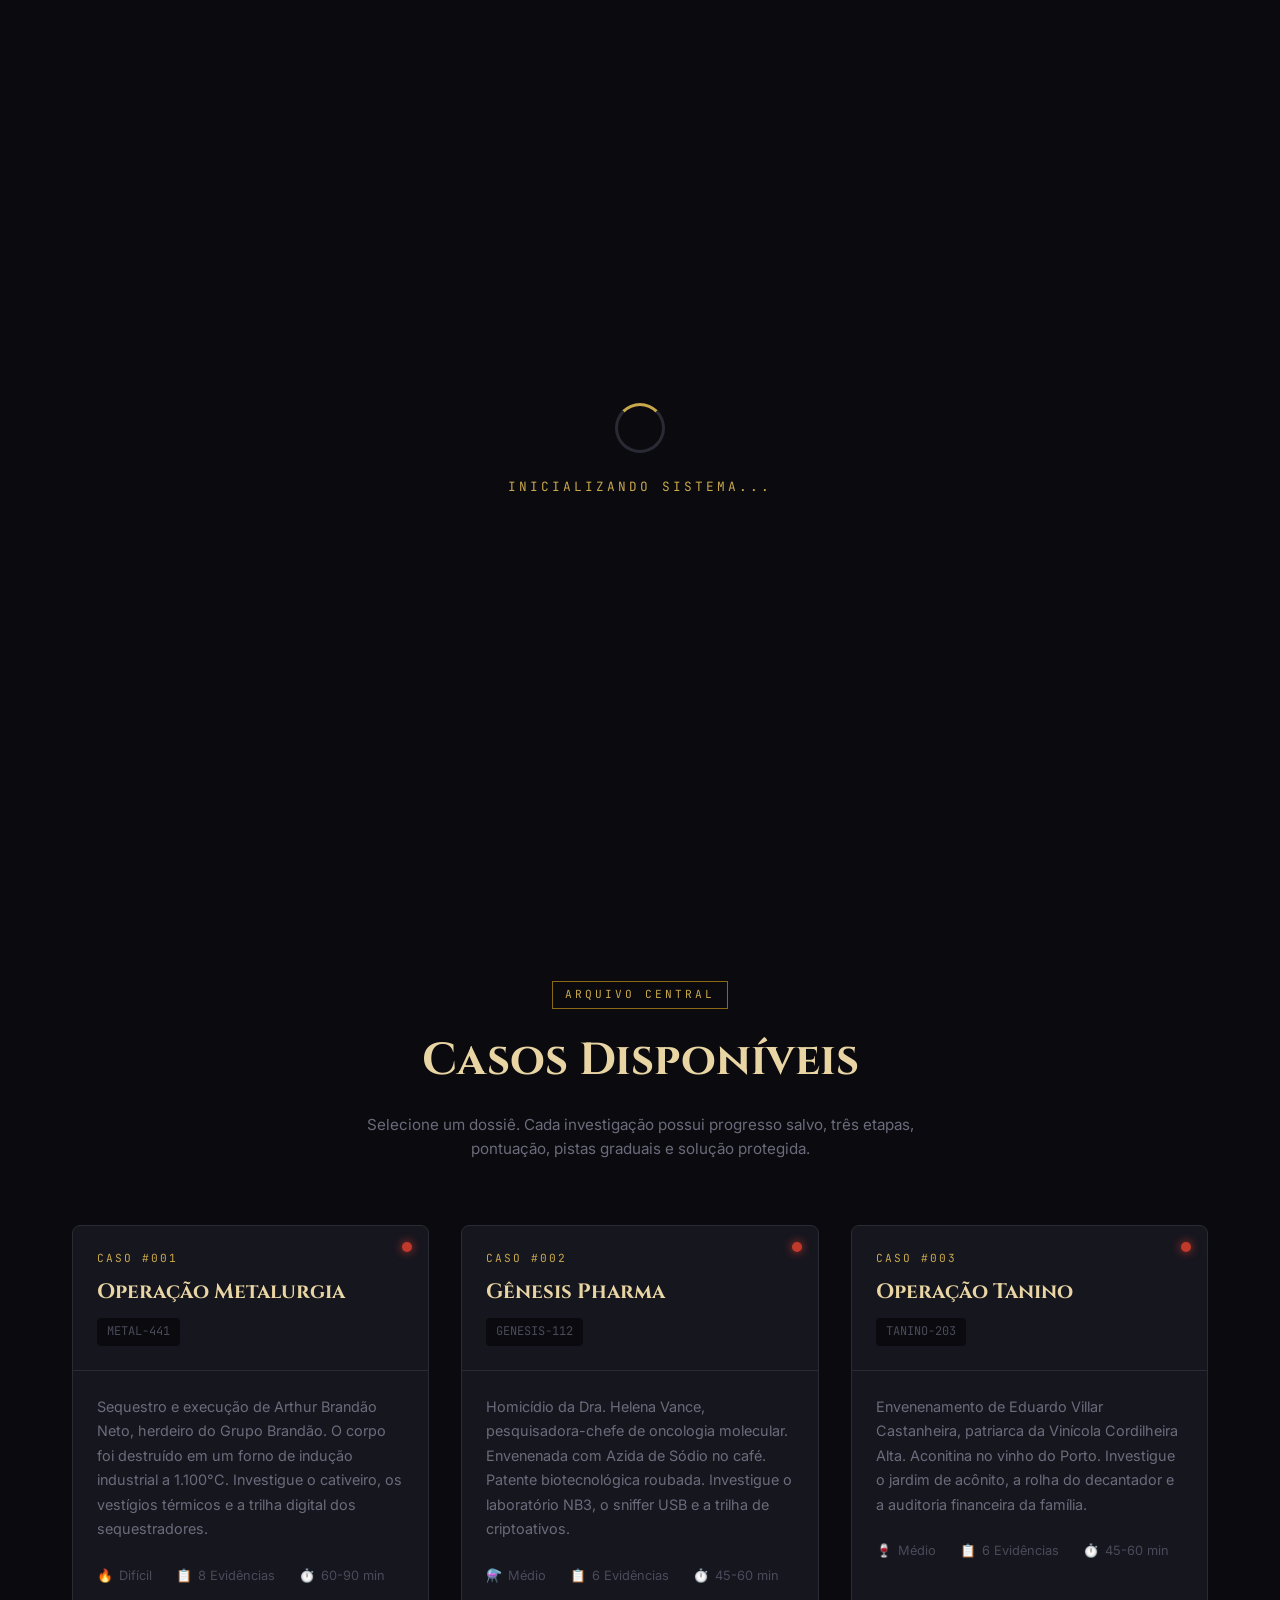
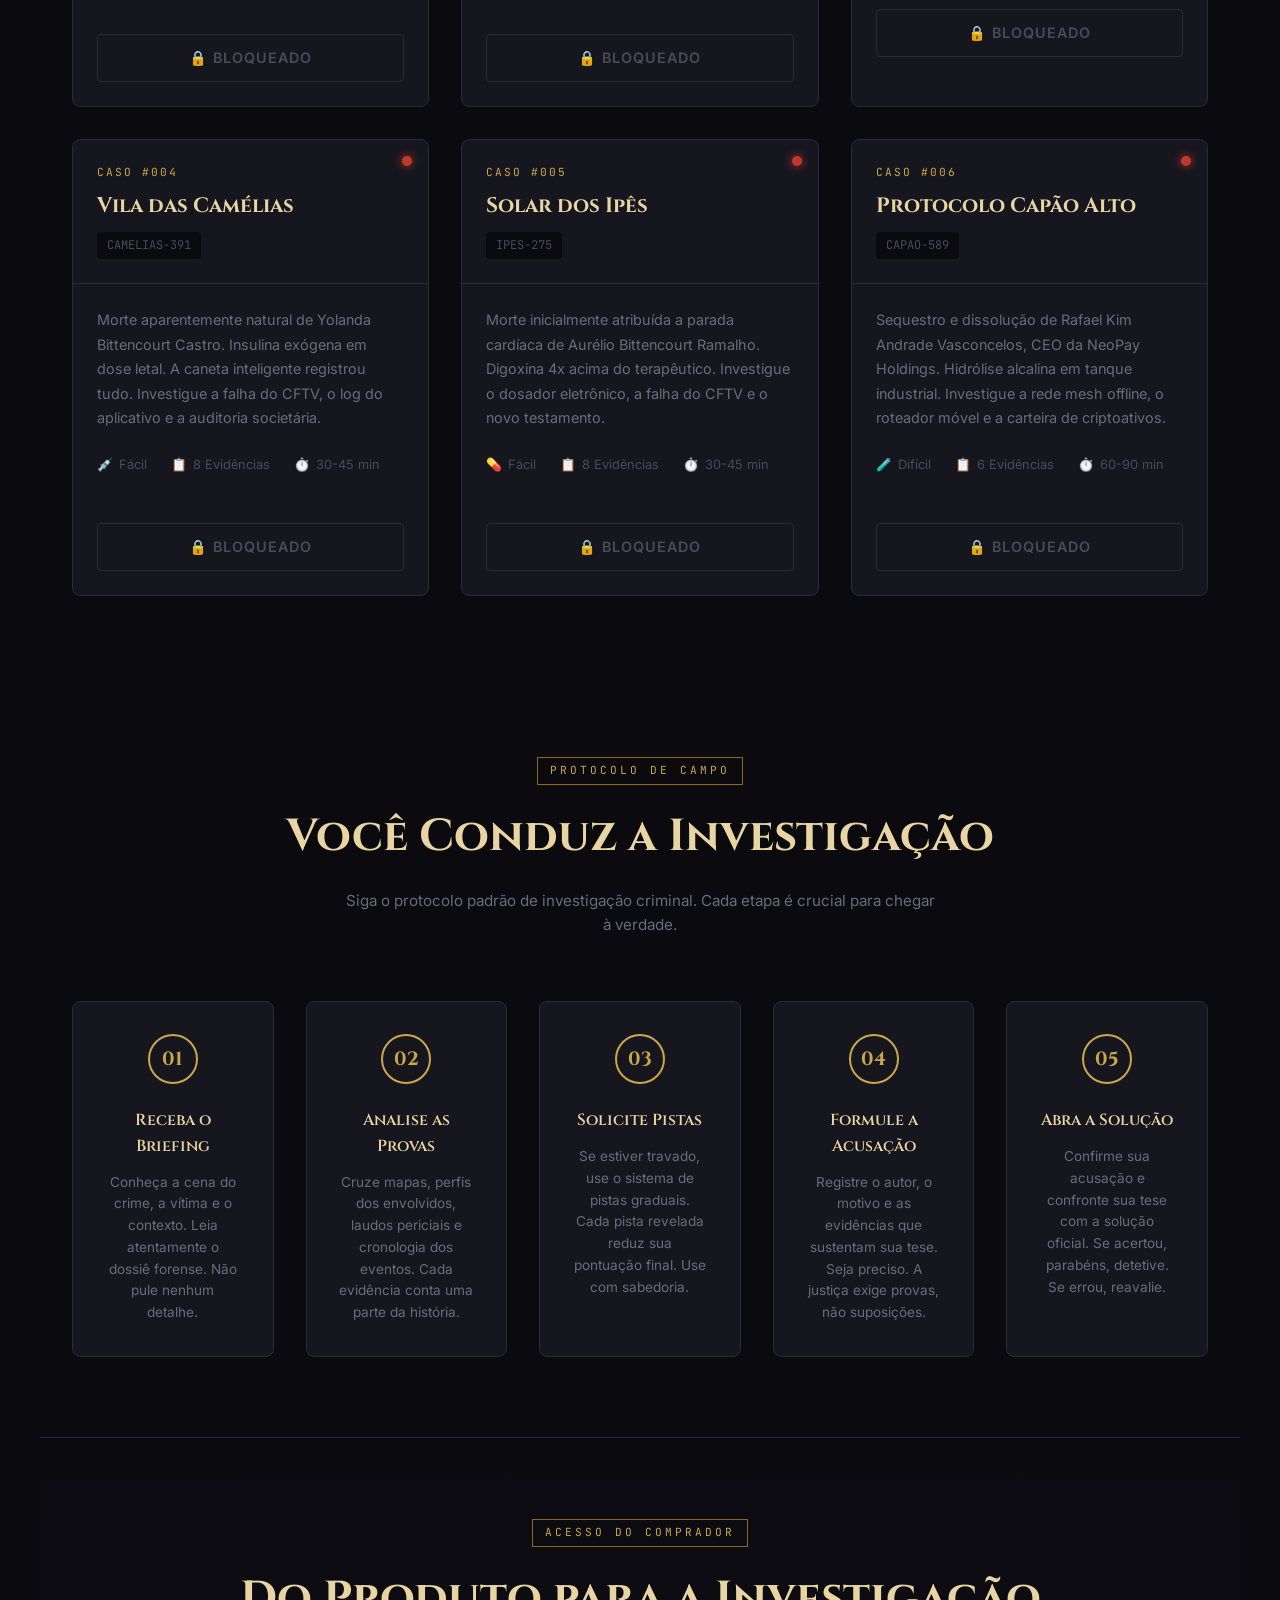
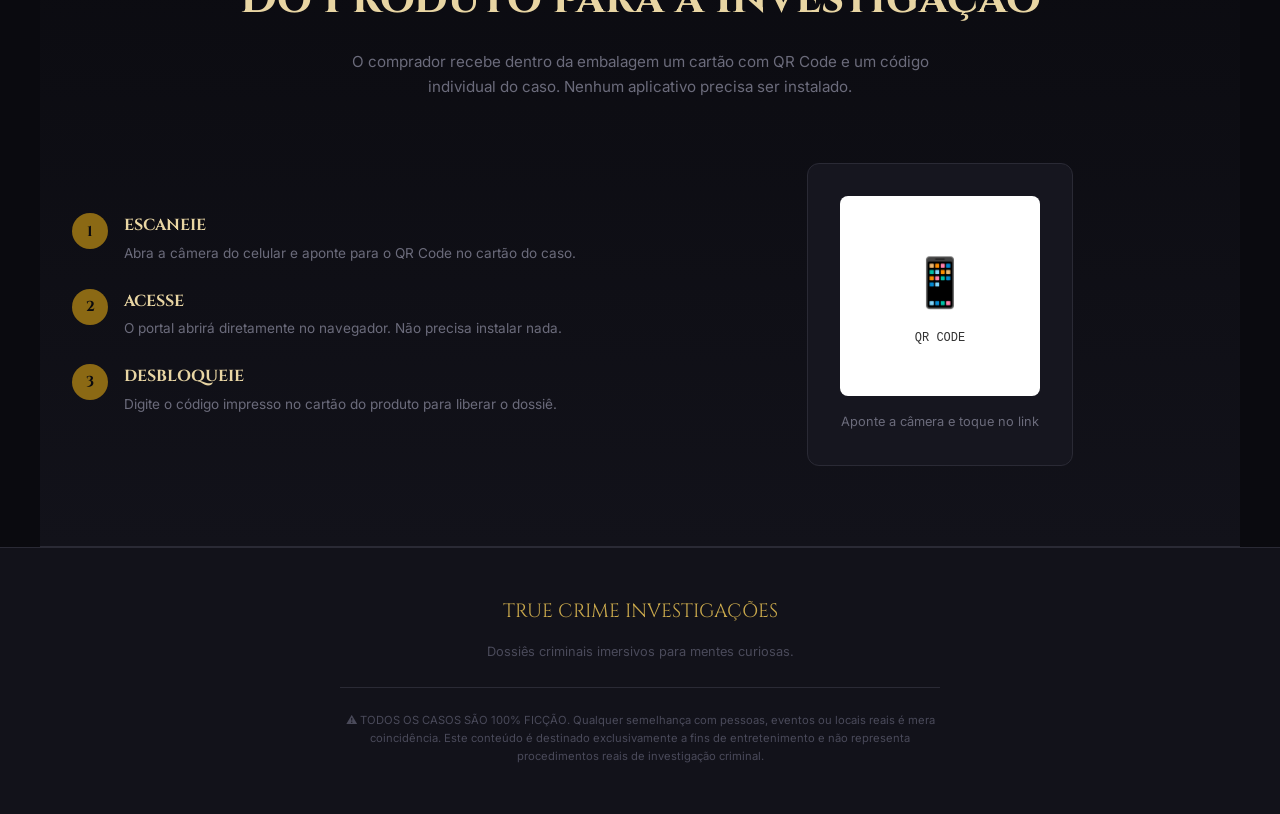
<file: index.html>
<!DOCTYPE html>
<html lang="pt-BR">
<head>
  <meta charset="UTF-8">
  <meta name="viewport" content="width=device-width, initial-scale=1.0">
  <title>True Crime Investigações | Central de Casos</title>
  <meta name="description" content="Dossiês criminais imersivos. Analise evidências, confronte álibis e apresente sua acusação.">
  <link rel="stylesheet" href="assets/css/style.css">
  <link rel="icon" href="data:image/svg+xml,<svg xmlns='http://www.w3.org/2000/svg' viewBox='0 0 100 100'><text y='.9em' font-size='90'>🔍</text></svg>">
</head>
<body>
  <!-- Efeitos Visuais -->
  <div class="noise-overlay"></div>
  <div class="scanline"></div>

  <!-- Loading Screen -->
  <div id="loadingScreen" class="loading-screen">
    <div class="loading-spinner"></div>
    <div class="loading-text">Inicializando Sistema...</div>
  </div>

  <!-- Navigation -->
  <nav class="nav-bar">
    <a href="index.html" class="nav-logo">
      <div class="nav-logo-icon">🔍</div>
      <div class="nav-logo-text">
        TRUE CRIME
        <span>INVESTIGAÇÕES</span>
      </div>
    </a>
    <ul class="nav-links">
      <li><a href="#casos">Casos</a></li>
      <li><a href="#como-jogar">Como Jogar</a></li>
      <li><a href="#acesso">Acesso</a></li>
    </ul>
  </nav>

  <!-- Hero Section -->
  <section class="hero">
    <div class="hero-badge animate-fade-in">
      CENTRAL DE OPERAÇÕES • ACESSO AUTORIZADO
    </div>
    <h1 class="hero-title animate-fade-in animate-delay-1">
      ENCONTRE A<br><span class="highlight">VERDADE</span>
    </h1>
    <p class="hero-subtitle animate-fade-in animate-delay-2">
      Dossiês criminais imersivos para você analisar evidências, confrontar álibis e apresentar sua acusação. Cada caso é uma história real... de ficção.
    </p>
    <div class="hero-stats animate-fade-in animate-delay-3">
      <div class="hero-stat">
        <span class="hero-stat-number">06</span>
        <span class="hero-stat-label">Casos Disponíveis</span>
      </div>
      <div class="hero-stat">
        <span class="hero-stat-number">40+</span>
        <span class="hero-stat-label">Evidências</span>
      </div>
      <div class="hero-stat">
        <span class="hero-stat-number">100%</span>
        <span class="hero-stat-label">Ficção</span>
      </div>
    </div>
    <div class="hero-cta animate-fade-in animate-delay-4">
      <a href="#casos" class="btn btn-primary">
        <span>📂</span> ACESSAR ARQUIVOS
      </a>
      <a href="#como-jogar" class="btn btn-secondary">
        <span>📖</span> COMO JOGAR
      </a>
    </div>
  </section>

  <!-- Cases Section -->
  <section id="casos" class="section">
    <div class="section-header">
      <span class="section-tag">ARQUIVO CENTRAL</span>
      <h2 class="section-title">Casos Disponíveis</h2>
      <p class="section-subtitle">
        Selecione um dossiê. Cada investigação possui progresso salvo, três etapas, pontuação, pistas graduais e solução protegida.
      </p>
    </div>

    <div class="cases-grid">
      <!-- Caso 1: Metalurgia -->
      <div class="case-card animate-fade-in" id="case-card-metalurgia">
        <div class="case-card-header">
          <div class="case-card-status"></div>
          <div class="case-card-number">CASO #001</div>
          <h3 class="case-card-title">Operação Metalurgia</h3>
          <span class="case-card-code">METAL-441</span>
        </div>
        <div class="case-card-body">
          <p class="case-card-desc">
            Sequestro e execução de Arthur Brandão Neto, herdeiro do Grupo Brandão. O corpo foi destruído em um forno de indução industrial a 1.100°C. Investigue o cativeiro, os vestígios térmicos e a trilha digital dos sequestradores.
          </p>
          <div class="case-card-meta">
            <div class="case-card-meta-item">
              <span>🔥</span> Difícil
            </div>
            <div class="case-card-meta-item">
              <span>📋</span> 8 Evidências
            </div>
            <div class="case-card-meta-item">
              <span>⏱️</span> 60-90 min
            </div>
          </div>
        </div>
        <div class="case-card-footer">
          <button class="btn btn-locked case-action-btn" onclick="PasswordModal.open('metalurgia', () => window.location.href='cases/metalurgia.html')">
            🔒 BLOQUEADO
          </button>
        </div>
      </div>

      <!-- Caso 2: Genesis Pharma -->
      <div class="case-card animate-fade-in animate-delay-1" id="case-card-genesis">
        <div class="case-card-header">
          <div class="case-card-status"></div>
          <div class="case-card-number">CASO #002</div>
          <h3 class="case-card-title">Gênesis Pharma</h3>
          <span class="case-card-code">GENESIS-112</span>
        </div>
        <div class="case-card-body">
          <p class="case-card-desc">
            Homicídio da Dra. Helena Vance, pesquisadora-chefe de oncologia molecular. Envenenada com Azida de Sódio no café. Patente biotecnológica roubada. Investigue o laboratório NB3, o sniffer USB e a trilha de criptoativos.
          </p>
          <div class="case-card-meta">
            <div class="case-card-meta-item">
              <span>⚗️</span> Médio
            </div>
            <div class="case-card-meta-item">
              <span>📋</span> 6 Evidências
            </div>
            <div class="case-card-meta-item">
              <span>⏱️</span> 45-60 min
            </div>
          </div>
        </div>
        <div class="case-card-footer">
          <button class="btn btn-locked case-action-btn" onclick="PasswordModal.open('genesis', () => window.location.href='cases/genesis.html')">
            🔒 BLOQUEADO
          </button>
        </div>
      </div>

      <!-- Caso 3: Tanino -->
      <div class="case-card animate-fade-in animate-delay-2" id="case-card-tanino">
        <div class="case-card-header">
          <div class="case-card-status"></div>
          <div class="case-card-number">CASO #003</div>
          <h3 class="case-card-title">Operação Tanino</h3>
          <span class="case-card-code">TANINO-203</span>
        </div>
        <div class="case-card-body">
          <p class="case-card-desc">
            Envenenamento de Eduardo Villar Castanheira, patriarca da Vinícola Cordilheira Alta. Aconitina no vinho do Porto. Investigue o jardim de acônito, a rolha do decantador e a auditoria financeira da família.
          </p>
          <div class="case-card-meta">
            <div class="case-card-meta-item">
              <span>🍷</span> Médio
            </div>
            <div class="case-card-meta-item">
              <span>📋</span> 6 Evidências
            </div>
            <div class="case-card-meta-item">
              <span>⏱️</span> 45-60 min
            </div>
          </div>
        </div>
        <div class="case-card-footer">
          <button class="btn btn-locked case-action-btn" onclick="PasswordModal.open('tanino', () => window.location.href='cases/tanino.html')">
            🔒 BLOQUEADO
          </button>
        </div>
      </div>

      <!-- Caso 4: Vila das Camélias -->
      <div class="case-card animate-fade-in" id="case-card-camelias">
        <div class="case-card-header">
          <div class="case-card-status"></div>
          <div class="case-card-number">CASO #004</div>
          <h3 class="case-card-title">Vila das Camélias</h3>
          <span class="case-card-code">CAMELIAS-391</span>
        </div>
        <div class="case-card-body">
          <p class="case-card-desc">
            Morte aparentemente natural de Yolanda Bittencourt Castro. Insulina exógena em dose letal. A caneta inteligente registrou tudo. Investigue a falha do CFTV, o log do aplicativo e a auditoria societária.
          </p>
          <div class="case-card-meta">
            <div class="case-card-meta-item">
              <span>💉</span> Fácil
            </div>
            <div class="case-card-meta-item">
              <span>📋</span> 8 Evidências
            </div>
            <div class="case-card-meta-item">
              <span>⏱️</span> 30-45 min
            </div>
          </div>
        </div>
        <div class="case-card-footer">
          <button class="btn btn-locked case-action-btn" onclick="PasswordModal.open('camelias', () => window.location.href='cases/camelias.html')">
            🔒 BLOQUEADO
          </button>
        </div>
      </div>

      <!-- Caso 5: Solar dos Ipês -->
      <div class="case-card animate-fade-in animate-delay-1" id="case-card-ipes">
        <div class="case-card-header">
          <div class="case-card-status"></div>
          <div class="case-card-number">CASO #005</div>
          <h3 class="case-card-title">Solar dos Ipês</h3>
          <span class="case-card-code">IPES-275</span>
        </div>
        <div class="case-card-body">
          <p class="case-card-desc">
            Morte inicialmente atribuída a parada cardíaca de Aurélio Bittencourt Ramalho. Digoxina 4x acima do terapêutico. Investigue o dosador eletrônico, a falha do CFTV e o novo testamento.
          </p>
          <div class="case-card-meta">
            <div class="case-card-meta-item">
              <span>💊</span> Fácil
            </div>
            <div class="case-card-meta-item">
              <span>📋</span> 8 Evidências
            </div>
            <div class="case-card-meta-item">
              <span>⏱️</span> 30-45 min
            </div>
          </div>
        </div>
        <div class="case-card-footer">
          <button class="btn btn-locked case-action-btn" onclick="PasswordModal.open('ipes', () => window.location.href='cases/ipes.html')">
            🔒 BLOQUEADO
          </button>
        </div>
      </div>

      <!-- Caso 6: Capão Alto -->
      <div class="case-card animate-fade-in animate-delay-2" id="case-card-capao">
        <div class="case-card-header">
          <div class="case-card-status"></div>
          <div class="case-card-number">CASO #006</div>
          <h3 class="case-card-title">Protocolo Capão Alto</h3>
          <span class="case-card-code">CAPAO-589</span>
        </div>
        <div class="case-card-body">
          <p class="case-card-desc">
            Sequestro e dissolução de Rafael Kim Andrade Vasconcelos, CEO da NeoPay Holdings. Hidrólise alcalina em tanque industrial. Investigue a rede mesh offline, o roteador móvel e a carteira de criptoativos.
          </p>
          <div class="case-card-meta">
            <div class="case-card-meta-item">
              <span>🧪</span> Difícil
            </div>
            <div class="case-card-meta-item">
              <span>📋</span> 6 Evidências
            </div>
            <div class="case-card-meta-item">
              <span>⏱️</span> 60-90 min
            </div>
          </div>
        </div>
        <div class="case-card-footer">
          <button class="btn btn-locked case-action-btn" onclick="PasswordModal.open('capao', () => window.location.href='cases/capao.html')">
            🔒 BLOQUEADO
          </button>
        </div>
      </div>
    </div>
  </section>

  <!-- How to Play Section -->
  <section id="como-jogar" class="section">
    <div class="section-header">
      <span class="section-tag">PROTOCOLO DE CAMPO</span>
      <h2 class="section-title">Você Conduz a Investigação</h2>
      <p class="section-subtitle">
        Siga o protocolo padrão de investigação criminal. Cada etapa é crucial para chegar à verdade.
      </p>
    </div>

    <div class="steps-container">
      <div class="step-card animate-fade-in">
        <div class="step-number">01</div>
        <h3 class="step-title">Receba o Briefing</h3>
        <p class="step-desc">
          Conheça a cena do crime, a vítima e o contexto. Leia atentamente o dossiê forense. Não pule nenhum detalhe.
        </p>
      </div>
      <div class="step-card animate-fade-in animate-delay-1">
        <div class="step-number">02</div>
        <h3 class="step-title">Analise as Provas</h3>
        <p class="step-desc">
          Cruze mapas, perfis dos envolvidos, laudos periciais e cronologia dos eventos. Cada evidência conta uma parte da história.
        </p>
      </div>
      <div class="step-card animate-fade-in animate-delay-2">
        <div class="step-number">03</div>
        <h3 class="step-title">Solicite Pistas</h3>
        <p class="step-desc">
          Se estiver travado, use o sistema de pistas graduais. Cada pista revelada reduz sua pontuação final. Use com sabedoria.
        </p>
      </div>
      <div class="step-card animate-fade-in animate-delay-3">
        <div class="step-number">04</div>
        <h3 class="step-title">Formule a Acusação</h3>
        <p class="step-desc">
          Registre o autor, o motivo e as evidências que sustentam sua tese. Seja preciso. A justiça exige provas, não suposições.
        </p>
      </div>
      <div class="step-card animate-fade-in animate-delay-4">
        <div class="step-number">05</div>
        <h3 class="step-title">Abra a Solução</h3>
        <p class="step-desc">
          Confirme sua acusação e confronte sua tese com a solução oficial. Se acertou, parabéns, detetive. Se errou, reavalie.
        </p>
      </div>
    </div>
  </section>

  <!-- Access Section -->
  <section id="acesso" class="section access-section">
    <div class="section-header">
      <span class="section-tag">ACESSO DO COMPRADOR</span>
      <h2 class="section-title">Do Produto para a Investigação</h2>
      <p class="section-subtitle">
        O comprador recebe dentro da embalagem um cartão com QR Code e um código individual do caso. Nenhum aplicativo precisa ser instalado.
      </p>
    </div>

    <div class="access-grid">
      <div class="access-steps">
        <div class="access-step">
          <div class="access-step-number">1</div>
          <div class="access-step-content">
            <h4>ESCANEIE</h4>
            <p>Abra a câmera do celular e aponte para o QR Code no cartão do caso.</p>
          </div>
        </div>
        <div class="access-step">
          <div class="access-step-number">2</div>
          <div class="access-step-content">
            <h4>ACESSE</h4>
            <p>O portal abrirá diretamente no navegador. Não precisa instalar nada.</p>
          </div>
        </div>
        <div class="access-step">
          <div class="access-step-number">3</div>
          <div class="access-step-content">
            <h4>DESBLOQUEIE</h4>
            <p>Digite o código impresso no cartão do produto para liberar o dossiê.</p>
          </div>
        </div>
      </div>
      <div style="text-align: center;">
        <div style="background: var(--dark-card); border: 1px solid var(--dark-border); border-radius: 12px; padding: 2rem; display: inline-block;">
          <div style="width: 200px; height: 200px; background: white; border-radius: 8px; display: flex; align-items: center; justify-content: center; margin: 0 auto 1rem;">
            <div style="text-align: center; color: #333;">
              <div style="font-size: 3rem; margin-bottom: 0.5rem;">📱</div>
              <div style="font-size: 0.75rem; font-family: monospace;">QR CODE</div>
            </div>
          </div>
          <p style="font-size: 0.8rem; color: var(--text-muted); margin: 0;">
            Aponte a câmera e toque no link
          </p>
        </div>
      </div>
    </div>
  </section>

  <!-- Footer -->
  <footer class="footer">
    <div class="footer-logo">TRUE CRIME INVESTIGAÇÕES</div>
    <p class="footer-text">
      Dossiês criminais imersivos para mentes curiosas.
    </p>
    <p class="footer-disclaimer">
      ⚠️ TODOS OS CASOS SÃO 100% FICÇÃO. Qualquer semelhança com pessoas, eventos ou locais reais é mera coincidência. 
      Este conteúdo é destinado exclusivamente a fins de entretenimento e não representa procedimentos reais de investigação criminal.
    </p>
  </footer>

  <!-- Password Modal -->
  <div id="passwordModal" class="modal-overlay">
    <div class="modal">
      <div class="modal-icon">🔐</div>
      <h3 class="modal-title">Acesso Restrito</h3>
      <p class="modal-subtitle">Digite o código do caso para desbloquear o dossiê</p>
      <input type="text" id="passwordInput" class="modal-input" placeholder="EX: METAL-441" autocomplete="off">
      <div id="passwordError" class="modal-error"></div>
      <div class="modal-buttons">
        <button class="btn btn-secondary" onclick="PasswordModal.close()">CANCELAR</button>
        <button class="btn btn-primary" onclick="PasswordModal.verify()">DESBLOQUEAR</button>
      </div>
    </div>
  </div>

  <!-- Back to Top -->
  <button id="backToTop" class="back-to-top">↑</button>

  <script src="assets/js/main.js"></script>
</body>
</html>
</file>
<file: assets/css/style.css>
/* ============================================
   TRUE CRIME INVESTIGAÇÕES - CSS Principal
   Design: Dark Investigative Premium
   ============================================ */

@import url('https://fonts.googleapis.com/css2?family=Cinzel:wght@400;600;700;900&family=Inter:wght@300;400;500;600;700&family=JetBrains+Mono:wght@400;500;600&display=swap');

:root {
  --gold: #c9a84c;
  --gold-light: #e8d5a3;
  --gold-dark: #8b6914;
  --red: #c0392b;
  --red-dark: #7b241c;
  --dark: #0a0a0f;
  --dark-light: #12121a;
  --dark-card: #16161f;
  --dark-border: #2a2a35;
  --text: #e0e0e0;
  --text-muted: #6b6b7b;
  --text-dim: #4a4a5a;
  --success: #27ae60;
  --warning: #f39c12;
  --info: #3498db;
}

* {
  margin: 0;
  padding: 0;
  box-sizing: border-box;
}

html {
  scroll-behavior: smooth;
}

body {
  font-family: 'Inter', sans-serif;
  background: var(--dark);
  color: var(--text);
  min-height: 100vh;
  overflow-x: hidden;
  line-height: 1.6;
}

/* ===== SCROLLBAR ===== */
::-webkit-scrollbar {
  width: 8px;
}
::-webkit-scrollbar-track {
  background: var(--dark);
}
::-webkit-scrollbar-thumb {
  background: var(--gold-dark);
  border-radius: 4px;
}
::-webkit-scrollbar-thumb:hover {
  background: var(--gold);
}

/* ===== ANIMATIONS ===== */
@keyframes fadeIn {
  from { opacity: 0; transform: translateY(20px); }
  to { opacity: 1; transform: translateY(0); }
}
@keyframes fadeInUp {
  from { opacity: 0; transform: translateY(40px); }
  to { opacity: 1; transform: translateY(0); }
}
@keyframes pulse {
  0%, 100% { opacity: 1; }
  50% { opacity: 0.5; }
}
@keyframes glow {
  0%, 100% { box-shadow: 0 0 5px var(--gold-dark); }
  50% { box-shadow: 0 0 20px var(--gold), 0 0 40px var(--gold-dark); }
}
@keyframes scanline {
  0% { transform: translateY(-100%); }
  100% { transform: translateY(100vh); }
}
@keyframes typewriter {
  from { width: 0; }
  to { width: 100%; }
}
@keyframes blink {
  0%, 100% { opacity: 1; }
  50% { opacity: 0; }
}
@keyframes shake {
  0%, 100% { transform: translateX(0); }
  25% { transform: translateX(-5px); }
  75% { transform: translateX(5px); }
}
@keyframes float {
  0%, 100% { transform: translateY(0); }
  50% { transform: translateY(-10px); }
}
@keyframes reveal {
  from { clip-path: inset(0 100% 0 0); }
  to { clip-path: inset(0 0 0 0); }
}

.animate-fade-in {
  animation: fadeIn 0.8s ease-out forwards;
}
.animate-fade-in-up {
  animation: fadeInUp 0.8s ease-out forwards;
}
.animate-delay-1 { animation-delay: 0.2s; opacity: 0; }
.animate-delay-2 { animation-delay: 0.4s; opacity: 0; }
.animate-delay-3 { animation-delay: 0.6s; opacity: 0; }
.animate-delay-4 { animation-delay: 0.8s; opacity: 0; }
.animate-delay-5 { animation-delay: 1.0s; opacity: 0; }

/* ===== NOISE OVERLAY ===== */
.noise-overlay {
  position: fixed;
  top: 0;
  left: 0;
  width: 100%;
  height: 100%;
  pointer-events: none;
  z-index: 9999;
  opacity: 0.03;
  background-image: url("data:image/svg+xml,%3Csvg viewBox='0 0 256 256' xmlns='http://www.w3.org/2000/svg'%3E%3Cfilter id='noise'%3E%3CfeTurbulence type='fractalNoise' baseFrequency='0.9' numOctaves='4' stitchTiles='stitch'/%3E%3C/filter%3E%3Crect width='100%25' height='100%25' filter='url(%23noise)'/%3E%3C/svg%3E");
}

/* ===== SCANLINE ===== */
.scanline {
  position: fixed;
  top: 0;
  left: 0;
  width: 100%;
  height: 2px;
  background: linear-gradient(90deg, transparent, var(--gold-dark), transparent);
  opacity: 0.3;
  pointer-events: none;
  z-index: 9998;
  animation: scanline 8s linear infinite;
}

/* ===== NAVIGATION ===== */
.nav-bar {
  position: fixed;
  top: 0;
  left: 0;
  right: 0;
  z-index: 1000;
  background: rgba(10, 10, 15, 0.95);
  backdrop-filter: blur(20px);
  border-bottom: 1px solid var(--dark-border);
  padding: 0 2rem;
  height: 60px;
  display: flex;
  align-items: center;
  justify-content: space-between;
}

.nav-logo {
  display: flex;
  align-items: center;
  gap: 12px;
  text-decoration: none;
}

.nav-logo-icon {
  width: 36px;
  height: 36px;
  border: 2px solid var(--gold);
  border-radius: 50%;
  display: flex;
  align-items: center;
  justify-content: center;
  font-size: 16px;
  color: var(--gold);
}

.nav-logo-text {
  font-family: 'Cinzel', serif;
  font-weight: 700;
  font-size: 1.1rem;
  color: var(--gold-light);
  letter-spacing: 2px;
}

.nav-logo-text span {
  color: var(--text-muted);
  font-weight: 400;
  font-size: 0.75rem;
  display: block;
  letter-spacing: 4px;
  text-transform: uppercase;
}

.nav-links {
  display: flex;
  gap: 2rem;
  list-style: none;
}

.nav-links a {
  color: var(--text-muted);
  text-decoration: none;
  font-size: 0.85rem;
  font-weight: 500;
  letter-spacing: 1px;
  text-transform: uppercase;
  transition: color 0.3s;
  position: relative;
}

.nav-links a::after {
  content: '';
  position: absolute;
  bottom: -4px;
  left: 0;
  width: 0;
  height: 2px;
  background: var(--gold);
  transition: width 0.3s;
}

.nav-links a:hover {
  color: var(--gold);
}

.nav-links a:hover::after {
  width: 100%;
}

/* ===== HERO SECTION ===== */
.hero {
  min-height: 100vh;
  display: flex;
  flex-direction: column;
  align-items: center;
  justify-content: center;
  text-align: center;
  padding: 120px 2rem 80px;
  position: relative;
  overflow: hidden;
}

.hero::before {
  content: '';
  position: absolute;
  top: 0;
  left: 0;
  right: 0;
  bottom: 0;
  background: 
    radial-gradient(ellipse at 20% 50%, rgba(201, 168, 76, 0.08) 0%, transparent 50%),
    radial-gradient(ellipse at 80% 50%, rgba(192, 57, 43, 0.05) 0%, transparent 50%);
  pointer-events: none;
}

.hero-badge {
  display: inline-flex;
  align-items: center;
  gap: 8px;
  background: rgba(201, 168, 76, 0.1);
  border: 1px solid var(--gold-dark);
  padding: 8px 20px;
  border-radius: 100px;
  font-size: 0.75rem;
  letter-spacing: 3px;
  text-transform: uppercase;
  color: var(--gold);
  margin-bottom: 2rem;
  animation: fadeIn 1s ease-out, pulse 3s ease-in-out infinite;
}

.hero-badge::before {
  content: '';
  width: 6px;
  height: 6px;
  background: var(--red);
  border-radius: 50%;
  animation: blink 2s infinite;
}

.hero-title {
  font-family: 'Cinzel', serif;
  font-size: clamp(2.5rem, 6vw, 5rem);
  font-weight: 900;
  color: var(--gold-light);
  line-height: 1.1;
  margin-bottom: 1.5rem;
  text-shadow: 0 0 60px rgba(201, 168, 76, 0.3);
}

.hero-title .highlight {
  color: var(--red);
  text-shadow: 0 0 40px rgba(192, 57, 43, 0.4);
}

.hero-subtitle {
  font-size: 1.1rem;
  color: var(--text-muted);
  max-width: 600px;
  margin-bottom: 3rem;
  line-height: 1.8;
}

.hero-stats {
  display: flex;
  gap: 3rem;
  margin-bottom: 3rem;
  flex-wrap: wrap;
  justify-content: center;
}

.hero-stat {
  text-align: center;
}

.hero-stat-number {
  font-family: 'Cinzel', serif;
  font-size: 2.5rem;
  font-weight: 700;
  color: var(--gold);
  display: block;
}

.hero-stat-label {
  font-size: 0.75rem;
  letter-spacing: 2px;
  text-transform: uppercase;
  color: var(--text-muted);
}

.hero-cta {
  display: flex;
  gap: 1rem;
  flex-wrap: wrap;
  justify-content: center;
}

/* ===== BUTTONS ===== */
.btn {
  display: inline-flex;
  align-items: center;
  gap: 10px;
  padding: 14px 32px;
  border-radius: 4px;
  font-family: 'Inter', sans-serif;
  font-size: 0.9rem;
  font-weight: 600;
  letter-spacing: 1px;
  text-transform: uppercase;
  text-decoration: none;
  cursor: pointer;
  transition: all 0.3s ease;
  border: none;
  position: relative;
  overflow: hidden;
}

.btn-primary {
  background: linear-gradient(135deg, var(--gold), var(--gold-dark));
  color: var(--dark);
  box-shadow: 0 4px 20px rgba(201, 168, 76, 0.3);
}

.btn-primary:hover {
  transform: translateY(-2px);
  box-shadow: 0 8px 30px rgba(201, 168, 76, 0.4);
}

.btn-secondary {
  background: transparent;
  color: var(--gold);
  border: 1px solid var(--gold-dark);
}

.btn-secondary:hover {
  background: rgba(201, 168, 76, 0.1);
  border-color: var(--gold);
}

.btn-danger {
  background: linear-gradient(135deg, var(--red), var(--red-dark));
  color: white;
}

.btn-danger:hover {
  transform: translateY(-2px);
  box-shadow: 0 8px 30px rgba(192, 57, 43, 0.4);
}

.btn-locked {
  background: var(--dark-card);
  color: var(--text-dim);
  border: 1px solid var(--dark-border);
  cursor: not-allowed;
}

.btn-sm {
  padding: 8px 20px;
  font-size: 0.75rem;
}

/* ===== SECTIONS ===== */
.section {
  padding: 80px 2rem;
  max-width: 1200px;
  margin: 0 auto;
}

.section-header {
  text-align: center;
  margin-bottom: 4rem;
}

.section-tag {
  display: inline-block;
  font-family: 'JetBrains Mono', monospace;
  font-size: 0.7rem;
  letter-spacing: 3px;
  text-transform: uppercase;
  color: var(--gold);
  border: 1px solid var(--gold-dark);
  padding: 4px 12px;
  margin-bottom: 1rem;
}

.section-title {
  font-family: 'Cinzel', serif;
  font-size: clamp(1.8rem, 4vw, 2.8rem);
  font-weight: 700;
  color: var(--gold-light);
  margin-bottom: 1rem;
}

.section-subtitle {
  color: var(--text-muted);
  max-width: 600px;
  margin: 0 auto;
  font-size: 0.95rem;
}

/* ===== CASES GRID ===== */
.cases-grid {
  display: grid;
  grid-template-columns: repeat(auto-fill, minmax(350px, 1fr));
  gap: 2rem;
}

.case-card {
  background: var(--dark-card);
  border: 1px solid var(--dark-border);
  border-radius: 8px;
  overflow: hidden;
  transition: all 0.4s ease;
  position: relative;
}

.case-card::before {
  content: '';
  position: absolute;
  top: 0;
  left: 0;
  right: 0;
  height: 3px;
  background: linear-gradient(90deg, var(--gold), var(--gold-dark));
  opacity: 0;
  transition: opacity 0.3s;
}

.case-card:hover::before {
  opacity: 1;
}

.case-card:hover {
  transform: translateY(-8px);
  border-color: var(--gold-dark);
  box-shadow: 0 20px 60px rgba(0, 0, 0, 0.5), 0 0 30px rgba(201, 168, 76, 0.1);
}

.case-card-header {
  padding: 1.5rem;
  border-bottom: 1px solid var(--dark-border);
  position: relative;
}

.case-card-status {
  position: absolute;
  top: 1rem;
  right: 1rem;
  width: 10px;
  height: 10px;
  border-radius: 50%;
  background: var(--red);
  box-shadow: 0 0 10px var(--red);
  animation: blink 2s infinite;
}

.case-card-status.unlocked {
  background: var(--success);
  box-shadow: 0 0 10px var(--success);
  animation: none;
}

.case-card-number {
  font-family: 'JetBrains Mono', monospace;
  font-size: 0.7rem;
  color: var(--gold);
  letter-spacing: 2px;
  margin-bottom: 0.5rem;
}

.case-card-title {
  font-family: 'Cinzel', serif;
  font-size: 1.3rem;
  font-weight: 700;
  color: var(--gold-light);
  margin-bottom: 0.5rem;
}

.case-card-code {
  font-family: 'JetBrains Mono', monospace;
  font-size: 0.75rem;
  color: var(--text-dim);
  background: var(--dark);
  padding: 4px 10px;
  border-radius: 4px;
  display: inline-block;
}

.case-card-body {
  padding: 1.5rem;
}

.case-card-desc {
  color: var(--text-muted);
  font-size: 0.9rem;
  margin-bottom: 1.5rem;
  line-height: 1.7;
}

.case-card-meta {
  display: flex;
  gap: 1.5rem;
  margin-bottom: 1.5rem;
  flex-wrap: wrap;
}

.case-card-meta-item {
  display: flex;
  align-items: center;
  gap: 6px;
  font-size: 0.8rem;
  color: var(--text-dim);
}

.case-card-meta-item i {
  color: var(--gold-dark);
}

.case-card-footer {
  padding: 0 1.5rem 1.5rem;
  display: flex;
  gap: 0.75rem;
}

.case-card-footer .btn {
  flex: 1;
  justify-content: center;
}

/* ===== HOW TO PLAY ===== */
.steps-container {
  display: grid;
  grid-template-columns: repeat(auto-fit, minmax(200px, 1fr));
  gap: 2rem;
  margin-top: 3rem;
}

.step-card {
  background: var(--dark-card);
  border: 1px solid var(--dark-border);
  border-radius: 8px;
  padding: 2rem;
  text-align: center;
  position: relative;
  transition: all 0.3s;
}

.step-card:hover {
  border-color: var(--gold-dark);
  transform: translateY(-4px);
}

.step-number {
  width: 50px;
  height: 50px;
  border: 2px solid var(--gold);
  border-radius: 50%;
  display: flex;
  align-items: center;
  justify-content: center;
  font-family: 'Cinzel', serif;
  font-size: 1.2rem;
  font-weight: 700;
  color: var(--gold);
  margin: 0 auto 1.5rem;
}

.step-title {
  font-family: 'Cinzel', serif;
  font-size: 1rem;
  font-weight: 600;
  color: var(--gold-light);
  margin-bottom: 0.75rem;
}

.step-desc {
  font-size: 0.85rem;
  color: var(--text-muted);
  line-height: 1.6;
}

/* ===== ACCESS SECTION ===== */
.access-section {
  background: linear-gradient(180deg, var(--dark) 0%, var(--dark-light) 100%);
  border-top: 1px solid var(--dark-border);
  border-bottom: 1px solid var(--dark-border);
}

.access-grid {
  display: grid;
  grid-template-columns: 1fr 1fr;
  gap: 4rem;
  align-items: center;
}

@media (max-width: 768px) {
  .access-grid {
    grid-template-columns: 1fr;
  }
}

.access-steps {
  display: flex;
  flex-direction: column;
  gap: 1.5rem;
}

.access-step {
  display: flex;
  align-items: flex-start;
  gap: 1rem;
}

.access-step-number {
  width: 36px;
  height: 36px;
  min-width: 36px;
  background: var(--gold-dark);
  border-radius: 50%;
  display: flex;
  align-items: center;
  justify-content: center;
  font-family: 'Cinzel', serif;
  font-weight: 700;
  font-size: 0.9rem;
  color: var(--dark);
}

.access-step-content h4 {
  font-family: 'Cinzel', serif;
  font-size: 1rem;
  color: var(--gold-light);
  margin-bottom: 0.25rem;
}

.access-step-content p {
  font-size: 0.85rem;
  color: var(--text-muted);
}

/* ===== FOOTER ===== */
.footer {
  background: var(--dark-light);
  border-top: 1px solid var(--dark-border);
  padding: 3rem 2rem;
  text-align: center;
}

.footer-logo {
  font-family: 'Cinzel', serif;
  font-size: 1.2rem;
  color: var(--gold);
  margin-bottom: 1rem;
}

.footer-text {
  font-size: 0.8rem;
  color: var(--text-dim);
  margin-bottom: 1.5rem;
}

.footer-disclaimer {
  font-size: 0.7rem;
  color: var(--text-dim);
  border-top: 1px solid var(--dark-border);
  padding-top: 1.5rem;
  max-width: 600px;
  margin: 0 auto;
}

/* ===== PASSWORD MODAL ===== */
.modal-overlay {
  position: fixed;
  top: 0;
  left: 0;
  right: 0;
  bottom: 0;
  background: rgba(0, 0, 0, 0.9);
  backdrop-filter: blur(10px);
  z-index: 2000;
  display: flex;
  align-items: center;
  justify-content: center;
  opacity: 0;
  visibility: hidden;
  transition: all 0.3s;
}

.modal-overlay.active {
  opacity: 1;
  visibility: visible;
}

.modal {
  background: var(--dark-card);
  border: 1px solid var(--dark-border);
  border-radius: 12px;
  padding: 2.5rem;
  max-width: 450px;
  width: 90%;
  text-align: center;
  transform: scale(0.9);
  transition: transform 0.3s;
}

.modal-overlay.active .modal {
  transform: scale(1);
}

.modal-icon {
  width: 60px;
  height: 60px;
  border: 2px solid var(--gold);
  border-radius: 50%;
  display: flex;
  align-items: center;
  justify-content: center;
  font-size: 1.5rem;
  color: var(--gold);
  margin: 0 auto 1.5rem;
}

.modal-title {
  font-family: 'Cinzel', serif;
  font-size: 1.3rem;
  color: var(--gold-light);
  margin-bottom: 0.5rem;
}

.modal-subtitle {
  color: var(--text-muted);
  font-size: 0.85rem;
  margin-bottom: 1.5rem;
}

.modal-input {
  width: 100%;
  padding: 14px 18px;
  background: var(--dark);
  border: 1px solid var(--dark-border);
  border-radius: 6px;
  color: var(--text);
  font-family: 'JetBrains Mono', monospace;
  font-size: 1rem;
  letter-spacing: 2px;
  text-align: center;
  margin-bottom: 1rem;
  transition: border-color 0.3s;
}

.modal-input:focus {
  outline: none;
  border-color: var(--gold);
}

.modal-input::placeholder {
  color: var(--text-dim);
  letter-spacing: 1px;
}

.modal-error {
  color: var(--red);
  font-size: 0.8rem;
  margin-bottom: 1rem;
  min-height: 20px;
}

.modal-buttons {
  display: flex;
  gap: 0.75rem;
}

.modal-buttons .btn {
  flex: 1;
  justify-content: center;
}

/* ===== CASE PAGE ===== */
.case-page {
  padding-top: 60px;
  min-height: 100vh;
}

.case-header {
  background: linear-gradient(180deg, var(--dark-light) 0%, var(--dark) 100%);
  padding: 3rem 2rem;
  border-bottom: 1px solid var(--dark-border);
}

.case-header-content {
  max-width: 1200px;
  margin: 0 auto;
}

.case-header-top {
  display: flex;
  align-items: center;
  gap: 1rem;
  margin-bottom: 1.5rem;
  flex-wrap: wrap;
}

.case-header-badge {
  font-family: 'JetBrains Mono', monospace;
  font-size: 0.7rem;
  letter-spacing: 2px;
  text-transform: uppercase;
  padding: 4px 12px;
  border-radius: 4px;
}

.case-header-badge.active {
  background: rgba(192, 57, 43, 0.2);
  color: var(--red);
  border: 1px solid var(--red-dark);
}

.case-header-badge.solved {
  background: rgba(39, 174, 96, 0.2);
  color: var(--success);
  border: 1px solid var(--success);
}

.case-header-title {
  font-family: 'Cinzel', serif;
  font-size: clamp(1.8rem, 4vw, 2.5rem);
  font-weight: 700;
  color: var(--gold-light);
  margin-bottom: 0.5rem;
}

.case-header-meta {
  display: flex;
  gap: 2rem;
  color: var(--text-muted);
  font-size: 0.85rem;
  flex-wrap: wrap;
}

.case-progress {
  max-width: 1200px;
  margin: 0 auto;
  padding: 2rem;
}

.progress-bar {
  display: flex;
  gap: 0.5rem;
  margin-bottom: 1rem;
}

.progress-step {
  flex: 1;
  height: 4px;
  background: var(--dark-border);
  border-radius: 2px;
  transition: background 0.3s;
}

.progress-step.completed {
  background: var(--gold);
}

.progress-step.active {
  background: linear-gradient(90deg, var(--gold), var(--gold-dark));
  animation: glow 2s infinite;
}

.progress-labels {
  display: flex;
  justify-content: space-between;
  font-size: 0.7rem;
  color: var(--text-dim);
  letter-spacing: 1px;
  text-transform: uppercase;
}

/* ===== TABS ===== */
.tabs-container {
  max-width: 1200px;
  margin: 0 auto;
  padding: 2rem;
}

.tabs-nav {
  display: flex;
  gap: 0.5rem;
  border-bottom: 1px solid var(--dark-border);
  margin-bottom: 2rem;
  overflow-x: auto;
  padding-bottom: 1px;
}

.tab-btn {
  padding: 12px 24px;
  background: transparent;
  border: none;
  border-bottom: 2px solid transparent;
  color: var(--text-muted);
  font-family: 'Inter', sans-serif;
  font-size: 0.85rem;
  font-weight: 600;
  letter-spacing: 1px;
  text-transform: uppercase;
  cursor: pointer;
  transition: all 0.3s;
  white-space: nowrap;
}

.tab-btn:hover {
  color: var(--gold);
}

.tab-btn.active {
  color: var(--gold);
  border-bottom-color: var(--gold);
}

.tab-btn.locked {
  color: var(--text-dim);
  cursor: not-allowed;
}

.tab-btn.locked::after {
  content: '🔒';
  margin-left: 8px;
  font-size: 0.7rem;
}

.tab-panel {
  display: none;
  animation: fadeIn 0.5s ease-out;
}

.tab-panel.active {
  display: block;
}

/* ===== EVIDENCE CARDS ===== */
.evidence-grid {
  display: grid;
  grid-template-columns: repeat(auto-fill, minmax(300px, 1fr));
  gap: 1.5rem;
}

.evidence-card {
  background: var(--dark-card);
  border: 1px solid var(--dark-border);
  border-radius: 8px;
  padding: 1.5rem;
  transition: all 0.3s;
  cursor: pointer;
}

.evidence-card:hover {
  border-color: var(--gold-dark);
  transform: translateY(-2px);
}

.evidence-card-header {
  display: flex;
  align-items: center;
  gap: 0.75rem;
  margin-bottom: 1rem;
}

.evidence-card-icon {
  width: 40px;
  height: 40px;
  background: rgba(201, 168, 76, 0.1);
  border: 1px solid var(--gold-dark);
  border-radius: 8px;
  display: flex;
  align-items: center;
  justify-content: center;
  font-size: 1.2rem;
}

.evidence-card-title {
  font-family: 'Cinzel', serif;
  font-size: 0.95rem;
  font-weight: 600;
  color: var(--gold-light);
}

.evidence-card-type {
  font-size: 0.7rem;
  color: var(--text-dim);
  letter-spacing: 1px;
  text-transform: uppercase;
}

.evidence-card-body {
  color: var(--text-muted);
  font-size: 0.85rem;
  line-height: 1.7;
}

.evidence-card-body p {
  margin-bottom: 0.75rem;
}

.evidence-card-body p:last-child {
  margin-bottom: 0;
}

/* ===== HINT SYSTEM ===== */
.hint-container {
  background: linear-gradient(135deg, rgba(201, 168, 76, 0.05), rgba(201, 168, 76, 0.02));
  border: 1px dashed var(--gold-dark);
  border-radius: 8px;
  padding: 1.5rem;
  margin: 2rem 0;
}

.hint-header {
  display: flex;
  align-items: center;
  gap: 0.75rem;
  margin-bottom: 1rem;
}

.hint-header-icon {
  width: 32px;
  height: 32px;
  background: var(--gold-dark);
  border-radius: 50%;
  display: flex;
  align-items: center;
  justify-content: center;
  font-size: 1rem;
}

.hint-header-title {
  font-family: 'Cinzel', serif;
  font-size: 1rem;
  color: var(--gold);
}

.hint-levels {
  display: flex;
  flex-direction: column;
  gap: 0.75rem;
}

.hint-level {
  background: var(--dark);
  border: 1px solid var(--dark-border);
  border-radius: 6px;
  padding: 1rem;
  transition: all 0.3s;
}

.hint-level:hover {
  border-color: var(--gold-dark);
}

.hint-level-header {
  display: flex;
  align-items: center;
  justify-content: space-between;
  margin-bottom: 0.5rem;
}

.hint-level-label {
  font-family: 'JetBrains Mono', monospace;
  font-size: 0.7rem;
  letter-spacing: 2px;
  text-transform: uppercase;
  color: var(--gold);
}

.hint-level-btn {
  background: transparent;
  border: 1px solid var(--gold-dark);
  color: var(--gold);
  padding: 4px 12px;
  border-radius: 4px;
  font-size: 0.7rem;
  letter-spacing: 1px;
  text-transform: uppercase;
  cursor: pointer;
  transition: all 0.3s;
}

.hint-level-btn:hover {
  background: rgba(201, 168, 76, 0.1);
}

.hint-level-btn:disabled {
  border-color: var(--dark-border);
  color: var(--text-dim);
  cursor: not-allowed;
}

.hint-level-content {
  color: var(--text-muted);
  font-size: 0.85rem;
  line-height: 1.6;
  display: none;
  padding-top: 0.75rem;
  border-top: 1px solid var(--dark-border);
  margin-top: 0.75rem;
}

.hint-level-content.revealed {
  display: block;
  animation: fadeIn 0.5s ease-out;
}

/* ===== ACCUSATION FORM ===== */
.accusation-form {
  background: var(--dark-card);
  border: 1px solid var(--dark-border);
  border-radius: 8px;
  padding: 2rem;
  max-width: 600px;
  margin: 0 auto;
}

.form-group {
  margin-bottom: 1.5rem;
}

.form-label {
  display: block;
  font-family: 'Cinzel', serif;
  font-size: 0.85rem;
  color: var(--gold-light);
  margin-bottom: 0.5rem;
  letter-spacing: 1px;
}

.form-input,
.form-select,
.form-textarea {
  width: 100%;
  padding: 12px 16px;
  background: var(--dark);
  border: 1px solid var(--dark-border);
  border-radius: 6px;
  color: var(--text);
  font-family: 'Inter', sans-serif;
  font-size: 0.9rem;
  transition: border-color 0.3s;
}

.form-input:focus,
.form-select:focus,
.form-textarea:focus {
  outline: none;
  border-color: var(--gold);
}

.form-textarea {
  min-height: 120px;
  resize: vertical;
}

.form-select option {
  background: var(--dark-card);
  color: var(--text);
}

/* ===== SOLUTION REVEAL ===== */
.solution-reveal {
  background: linear-gradient(135deg, rgba(39, 174, 96, 0.1), rgba(39, 174, 96, 0.05));
  border: 1px solid var(--success);
  border-radius: 8px;
  padding: 2rem;
  text-align: center;
}

.solution-reveal.locked {
  background: var(--dark-card);
  border-color: var(--dark-border);
}

.solution-reveal-title {
  font-family: 'Cinzel', serif;
  font-size: 1.3rem;
  color: var(--success);
  margin-bottom: 1rem;
}

.solution-reveal.locked .solution-reveal-title {
  color: var(--text-dim);
}

.solution-reveal-text {
  color: var(--text-muted);
  font-size: 0.9rem;
  margin-bottom: 1.5rem;
}

/* ===== SCORE DISPLAY ===== */
.score-display {
  position: fixed;
  bottom: 2rem;
  right: 2rem;
  background: var(--dark-card);
  border: 1px solid var(--dark-border);
  border-radius: 8px;
  padding: 1rem 1.5rem;
  z-index: 100;
  box-shadow: 0 10px 40px rgba(0, 0, 0, 0.5);
}

.score-display-label {
  font-size: 0.7rem;
  letter-spacing: 2px;
  text-transform: uppercase;
  color: var(--text-dim);
  margin-bottom: 0.25rem;
}

.score-display-value {
  font-family: 'Cinzel', serif;
  font-size: 1.5rem;
  font-weight: 700;
  color: var(--gold);
}

/* ===== TOAST NOTIFICATIONS ===== */
.toast-container {
  position: fixed;
  top: 80px;
  right: 2rem;
  z-index: 3000;
  display: flex;
  flex-direction: column;
  gap: 0.75rem;
}

.toast {
  background: var(--dark-card);
  border: 1px solid var(--dark-border);
  border-radius: 8px;
  padding: 1rem 1.5rem;
  display: flex;
  align-items: center;
  gap: 0.75rem;
  box-shadow: 0 10px 40px rgba(0, 0, 0, 0.5);
  animation: slideIn 0.3s ease-out;
  max-width: 350px;
}

.toast.success {
  border-color: var(--success);
}

.toast.error {
  border-color: var(--red);
}

.toast.warning {
  border-color: var(--warning);
}

@keyframes slideIn {
  from { transform: translateX(100%); opacity: 0; }
  to { transform: translateX(0); opacity: 1; }
}

@keyframes slideOut {
  from { transform: translateX(0); opacity: 1; }
  to { transform: translateX(100%); opacity: 0; }
}

/* ===== RESPONSIVE ===== */
@media (max-width: 768px) {
  .nav-links {
    display: none;
  }

  .hero-stats {
    gap: 1.5rem;
  }

  .cases-grid {
    grid-template-columns: 1fr;
  }

  .section {
    padding: 60px 1rem;
  }

  .score-display {
    bottom: 1rem;
    right: 1rem;
    padding: 0.75rem 1rem;
  }
}

/* ===== PRINT STYLES ===== */
@media print {
  .nav-bar, .score-display, .noise-overlay, .scanline {
    display: none;
  }

  body {
    background: white;
    color: black;
  }
}

/* ===== LOADING SCREEN ===== */
.loading-screen {
  position: fixed;
  top: 0;
  left: 0;
  right: 0;
  bottom: 0;
  background: var(--dark);
  z-index: 10000;
  display: flex;
  flex-direction: column;
  align-items: center;
  justify-content: center;
  transition: opacity 0.5s, visibility 0.5s;
}

.loading-screen.hidden {
  opacity: 0;
  visibility: hidden;
}

.loading-spinner {
  width: 50px;
  height: 50px;
  border: 3px solid var(--dark-border);
  border-top-color: var(--gold);
  border-radius: 50%;
  animation: spin 1s linear infinite;
  margin-bottom: 1.5rem;
}

@keyframes spin {
  to { transform: rotate(360deg); }
}

.loading-text {
  font-family: 'JetBrains Mono', monospace;
  font-size: 0.8rem;
  color: var(--gold);
  letter-spacing: 3px;
  text-transform: uppercase;
}

/* ===== CASE FILE DOCUMENT ===== */
.case-file {
  background: var(--dark-card);
  border: 1px solid var(--dark-border);
  border-radius: 8px;
  padding: 2rem;
  font-family: 'Inter', sans-serif;
}

.case-file-header {
  border-bottom: 2px solid var(--gold-dark);
  padding-bottom: 1.5rem;
  margin-bottom: 2rem;
}

.case-file-header h2 {
  font-family: 'Cinzel', serif;
  font-size: 1.2rem;
  color: var(--gold-light);
  margin-bottom: 0.5rem;
}

.case-file-header .meta {
  font-family: 'JetBrains Mono', monospace;
  font-size: 0.75rem;
  color: var(--text-dim);
}

.case-file-section {
  margin-bottom: 2rem;
}

.case-file-section h3 {
  font-family: 'Cinzel', serif;
  font-size: 1rem;
  color: var(--gold);
  margin-bottom: 1rem;
  padding-bottom: 0.5rem;
  border-bottom: 1px solid var(--dark-border);
}

.case-file-section p {
  color: var(--text-muted);
  font-size: 0.9rem;
  line-height: 1.8;
  margin-bottom: 1rem;
}

.case-file-table {
  width: 100%;
  border-collapse: collapse;
  margin: 1rem 0;
  font-size: 0.85rem;
}

.case-file-table th {
  background: var(--dark);
  color: var(--gold);
  font-family: 'Cinzel', serif;
  font-size: 0.8rem;
  letter-spacing: 1px;
  text-transform: uppercase;
  padding: 12px;
  text-align: left;
  border-bottom: 2px solid var(--gold-dark);
}

.case-file-table td {
  padding: 12px;
  border-bottom: 1px solid var(--dark-border);
  color: var(--text-muted);
}

.case-file-table tr:hover td {
  background: rgba(201, 168, 76, 0.03);
}

.case-file-quote {
  border-left: 3px solid var(--gold);
  padding-left: 1rem;
  margin: 1.5rem 0;
  font-style: italic;
  color: var(--text-muted);
}

.case-file-quote cite {
  display: block;
  margin-top: 0.5rem;
  font-size: 0.8rem;
  color: var(--text-dim);
  font-style: normal;
}

/* ===== TIMELINE ===== */
.timeline {
  position: relative;
  padding-left: 2rem;
}

.timeline::before {
  content: '';
  position: absolute;
  left: 8px;
  top: 0;
  bottom: 0;
  width: 2px;
  background: linear-gradient(180deg, var(--gold), var(--dark-border));
}

.timeline-item {
  position: relative;
  padding-bottom: 2rem;
}

.timeline-item::before {
  content: '';
  position: absolute;
  left: -1.5rem;
  top: 4px;
  width: 12px;
  height: 12px;
  background: var(--dark);
  border: 2px solid var(--gold);
  border-radius: 50%;
}

.timeline-item.highlight::before {
  background: var(--gold);
  box-shadow: 0 0 10px var(--gold);
}

.timeline-time {
  font-family: 'JetBrains Mono', monospace;
  font-size: 0.75rem;
  color: var(--gold);
  margin-bottom: 0.25rem;
}

.timeline-content {
  color: var(--text-muted);
  font-size: 0.85rem;
  line-height: 1.6;
}

/* ===== SUSPECT CARDS ===== */
.suspects-grid {
  display: grid;
  grid-template-columns: repeat(auto-fill, minmax(250px, 1fr));
  gap: 1.5rem;
}

.suspect-card {
  background: var(--dark-card);
  border: 1px solid var(--dark-border);
  border-radius: 8px;
  overflow: hidden;
  transition: all 0.3s;
}

.suspect-card:hover {
  border-color: var(--gold-dark);
  transform: translateY(-4px);
}

.suspect-card-header {
  padding: 1.5rem;
  border-bottom: 1px solid var(--dark-border);
  display: flex;
  align-items: center;
  gap: 1rem;
}

.suspect-card-avatar {
  width: 60px;
  height: 60px;
  border-radius: 50%;
  background: linear-gradient(135deg, var(--gold-dark), var(--dark));
  display: flex;
  align-items: center;
  justify-content: center;
  font-family: 'Cinzel', serif;
  font-size: 1.5rem;
  font-weight: 700;
  color: var(--gold);
  border: 2px solid var(--gold-dark);
}

.suspect-card-info h4 {
  font-family: 'Cinzel', serif;
  font-size: 1rem;
  color: var(--gold-light);
  margin-bottom: 0.25rem;
}

.suspect-card-info .role {
  font-size: 0.75rem;
  color: var(--text-dim);
  letter-spacing: 1px;
  text-transform: uppercase;
}

.suspect-card-body {
  padding: 1.5rem;
}

.suspect-card-body p {
  font-size: 0.85rem;
  color: var(--text-muted);
  line-height: 1.6;
  margin-bottom: 0.75rem;
}

.suspect-card-body p:last-child {
  margin-bottom: 0;
}

.suspect-card-tag {
  display: inline-block;
  padding: 4px 10px;
  border-radius: 4px;
  font-size: 0.7rem;
  letter-spacing: 1px;
  text-transform: uppercase;
  margin-top: 0.5rem;
}

.suspect-card-tag.motive {
  background: rgba(192, 57, 43, 0.2);
  color: var(--red);
}

.suspect-card-tag.alibi {
  background: rgba(39, 174, 96, 0.2);
  color: var(--success);
}

.suspect-card-tag.suspicious {
  background: rgba(243, 156, 18, 0.2);
  color: var(--warning);
}

/* ===== IMAGE GALLERY ===== */
.image-gallery {
  display: grid;
  grid-template-columns: repeat(auto-fill, minmax(250px, 1fr));
  gap: 1rem;
}

.image-gallery-item {
  position: relative;
  border-radius: 8px;
  overflow: hidden;
  border: 1px solid var(--dark-border);
  cursor: pointer;
  transition: all 0.3s;
}

.image-gallery-item:hover {
  border-color: var(--gold-dark);
  transform: scale(1.02);
}

.image-gallery-item img {
  width: 100%;
  height: 200px;
  object-fit: cover;
  display: block;
}

.image-gallery-caption {
  position: absolute;
  bottom: 0;
  left: 0;
  right: 0;
  background: linear-gradient(transparent, rgba(0,0,0,0.9));
  padding: 2rem 1rem 1rem;
  font-size: 0.8rem;
  color: var(--text);
}

/* ===== LIGHTBOX ===== */
.lightbox {
  position: fixed;
  top: 0;
  left: 0;
  right: 0;
  bottom: 0;
  background: rgba(0, 0, 0, 0.95);
  z-index: 5000;
  display: flex;
  align-items: center;
  justify-content: center;
  opacity: 0;
  visibility: hidden;
  transition: all 0.3s;
}

.lightbox.active {
  opacity: 1;
  visibility: visible;
}

.lightbox img {
  max-width: 90%;
  max-height: 80vh;
  border-radius: 8px;
  box-shadow: 0 20px 60px rgba(0,0,0,0.8);
}

.lightbox-close {
  position: absolute;
  top: 2rem;
  right: 2rem;
  width: 40px;
  height: 40px;
  background: rgba(255,255,255,0.1);
  border: none;
  border-radius: 50%;
  color: white;
  font-size: 1.5rem;
  cursor: pointer;
  transition: background 0.3s;
}

.lightbox-close:hover {
  background: rgba(255,255,255,0.2);
}

/* ===== DIVIDER ===== */
.divider {
  height: 1px;
  background: linear-gradient(90deg, transparent, var(--dark-border), transparent);
  margin: 3rem 0;
}

/* ===== BACK TO TOP ===== */
.back-to-top {
  position: fixed;
  bottom: 2rem;
  left: 2rem;
  width: 44px;
  height: 44px;
  background: var(--dark-card);
  border: 1px solid var(--dark-border);
  border-radius: 50%;
  display: flex;
  align-items: center;
  justify-content: center;
  color: var(--gold);
  cursor: pointer;
  transition: all 0.3s;
  z-index: 100;
  opacity: 0;
  visibility: hidden;
}

.back-to-top.visible {
  opacity: 1;
  visibility: visible;
}

.back-to-top:hover {
  background: var(--gold-dark);
  color: var(--dark);
}
</file>
